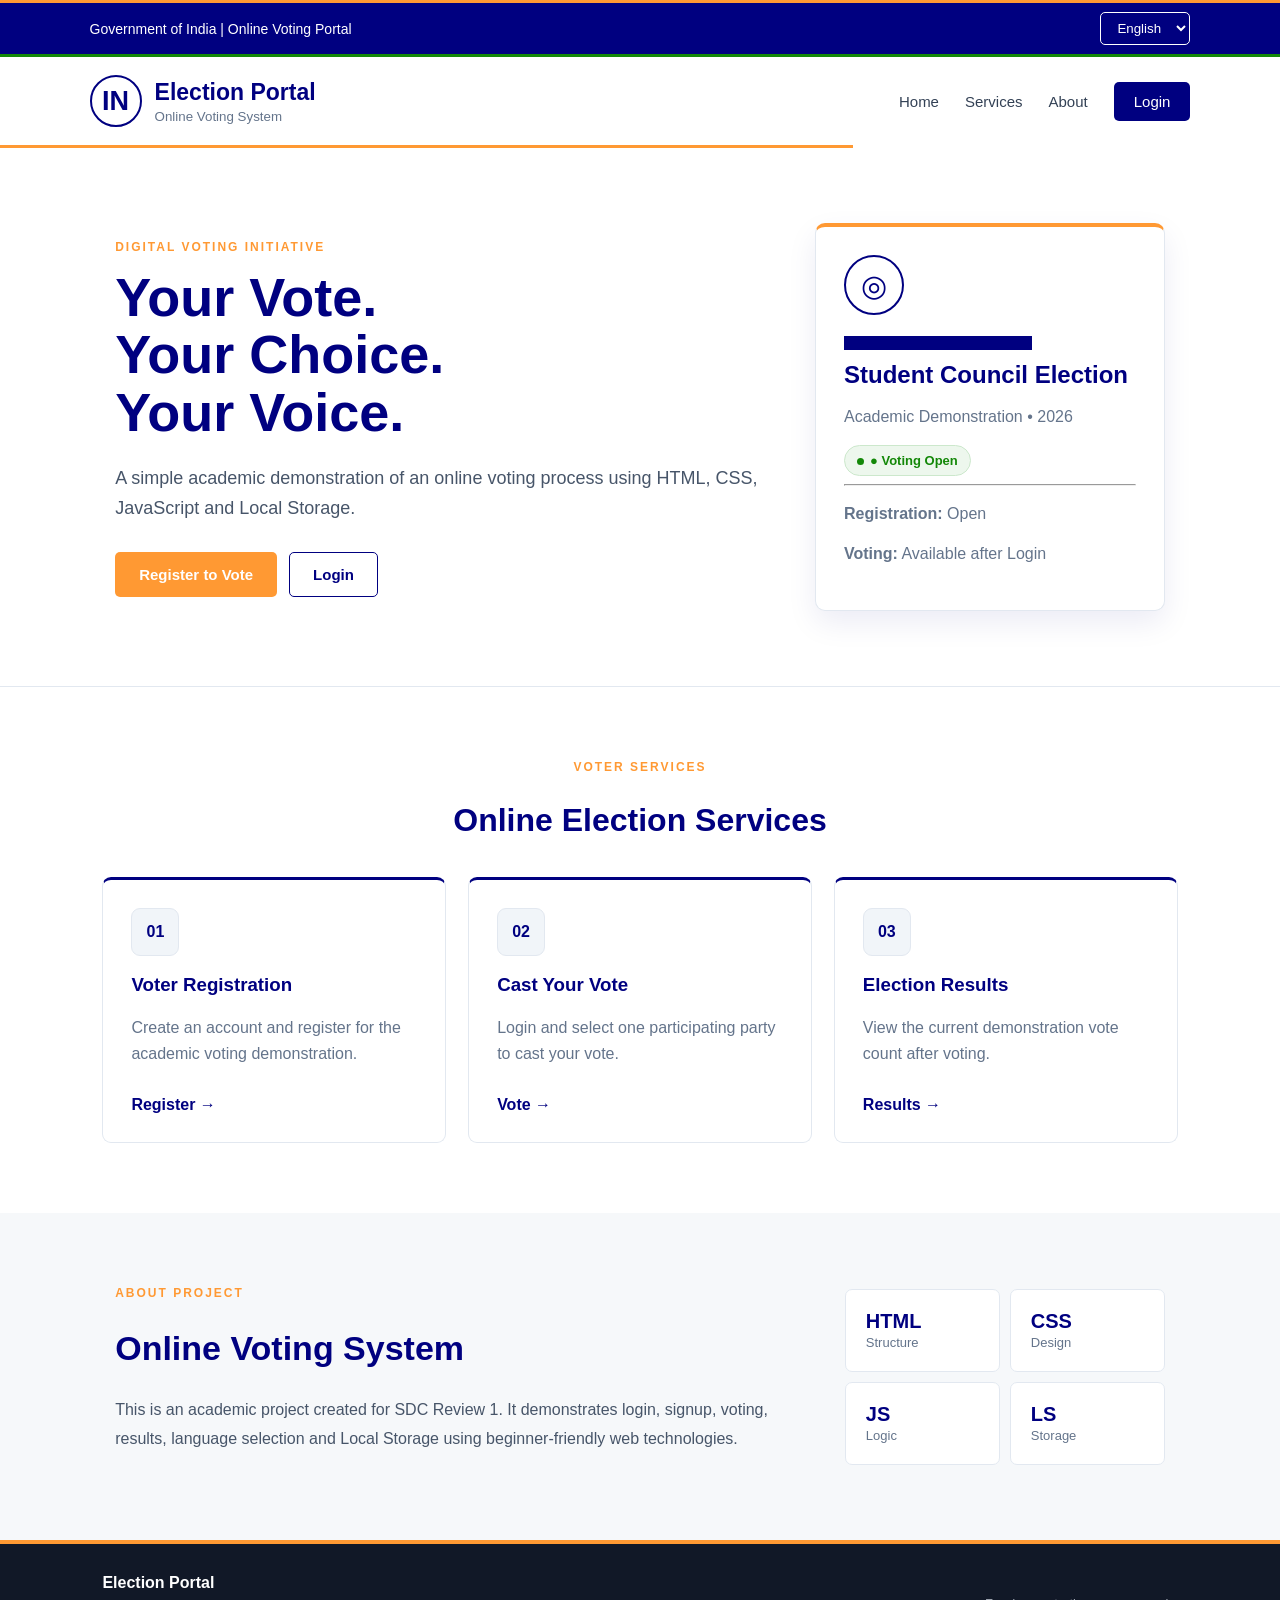
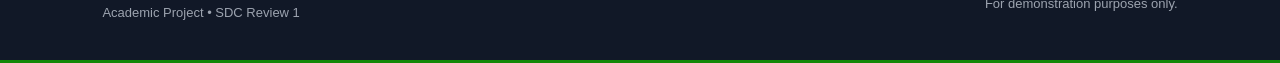
<file: index.html>
<!DOCTYPE html>
<html lang="en">
<head>
<meta charset="UTF-8">
<meta name="viewport" content="width=device-width, initial-scale=1.0">
<title>Election Portal - Online Voting System</title>
<link rel="stylesheet" href="style.css">
</head>
<body>
<div class="top-bar"><span data-i18n="gov">Government of India | Online Voting Portal</span><select id="languageSelect"><option value="en">English</option><option value="hi">हिंदी</option><option value="te">తెలుగు</option></select></div>
<header class="header"><a class="brand" href="index.html"><span class="brand-mark">IN</span><span><strong>Election Portal</strong><small>Online Voting System</small></span></a><nav><a href="index.html" data-i18n="home">Home</a><a href="#services" data-i18n="services">Services</a><a href="#about" data-i18n="about">About</a><a href="login.html" class="login-button" data-i18n="login">Login</a></nav></header>
<div class="tricolor-line"></div>
<section class="hero"><div class="hero-text"><span class="eyebrow" data-i18n="initiative">DIGITAL VOTING INITIATIVE</span><h1 data-i18n="heroTitle">Your Vote.<br>Your Choice.<br>Your Voice.</h1><p data-i18n="heroText">A simple academic demonstration of an online voting process using HTML, CSS, JavaScript and Local Storage.</p><div class="hero-buttons"><a href="signup.html" class="btn primary" data-i18n="register">Register to Vote</a><a href="login.html" class="btn secondary" data-i18n="login">Login</a></div></div><div class="hero-card"><div class="seal">◎</div><span class="eyebrow blue" data-i18n="electionInfo">ELECTION INFORMATION</span><h2 data-i18n="studentElection">Student Council Election</h2><p>Academic Demonstration • 2026</p><span class="status" data-i18n="votingOpen">● Voting Open</span><hr><p><b data-i18n="registration">Registration:</b> Open</p><p><b data-i18n="voting">Voting:</b> Available after Login</p></div></section>
<section id="services" class="section"><div class="section-head"><span class="eyebrow">VOTER SERVICES</span><h2 data-i18n="servicesTitle">Online Election Services</h2></div><div class="service-grid"><article class="service-card"><div class="icon">01</div><h3 data-i18n="registrationCard">Voter Registration</h3><p data-i18n="registrationText">Create an account and register for the academic voting demonstration.</p><a href="signup.html" data-i18n="registerArrow">Register →</a></article><article class="service-card"><div class="icon">02</div><h3 data-i18n="voteCard">Cast Your Vote</h3><p data-i18n="voteText">Login and select one participating party to cast your vote.</p><a href="login.html" data-i18n="voteArrow">Vote →</a></article><article class="service-card"><div class="icon">03</div><h3 data-i18n="resultCard">Election Results</h3><p data-i18n="resultText">View the current demonstration vote count after voting.</p><a href="login.html" data-i18n="resultsArrow">Results →</a></article></div></section>
<section id="about" class="about"><div><span class="eyebrow">ABOUT PROJECT</span><h2>Online Voting System</h2><p>This is an academic project created for SDC Review 1. It demonstrates login, signup, voting, results, language selection and Local Storage using beginner-friendly web technologies.</p></div><div class="about-box"><div><strong>HTML</strong><span>Structure</span></div><div><strong>CSS</strong><span>Design</span></div><div><strong>JS</strong><span>Logic</span></div><div><strong>LS</strong><span>Storage</span></div></div></section>
<footer><div><strong>Election Portal</strong><p>Academic Project • SDC Review 1</p></div><p>For demonstration purposes only.</p></footer>
<script src="script.js"></script>
</body>
</html>
</file>
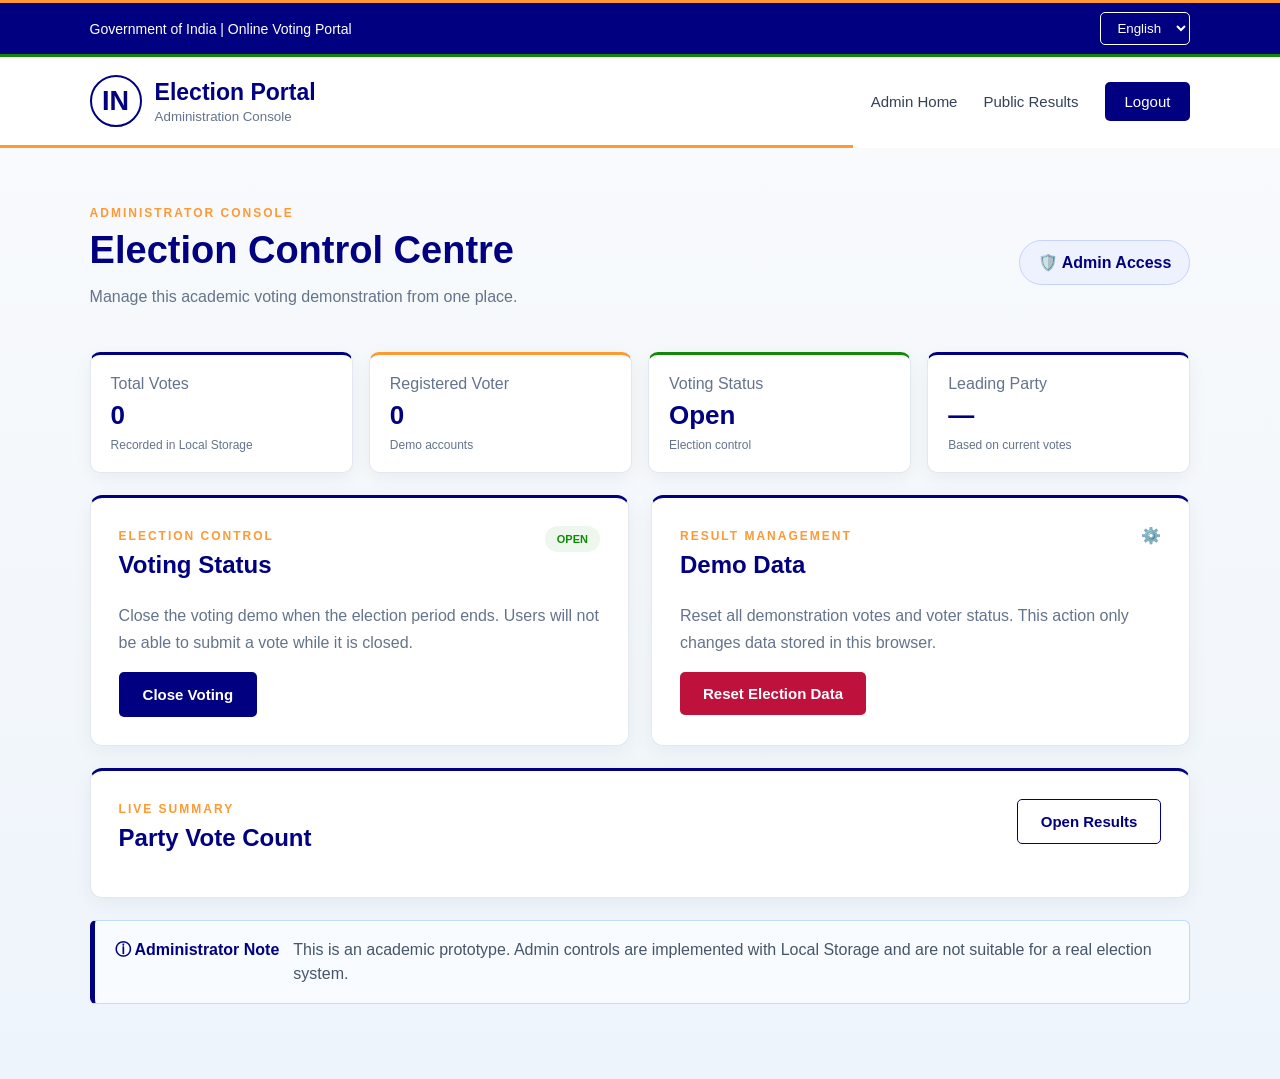
<file: admin.html>
<!DOCTYPE html>
<html lang="en">
<head>
<meta charset="UTF-8">
<meta name="viewport" content="width=device-width, initial-scale=1.0">
<title>Admin Dashboard - Election Portal</title>
<link rel="stylesheet" href="style.css">
</head>
<body>
<div class="top-bar"><span>Government of India | Online Voting Portal</span><select id="languageSelect"><option value="en">English</option><option value="hi">हिंदी</option><option value="te">తెలుగు</option></select></div>
<header class="header"><a class="brand" href="admin.html"><span class="brand-mark">IN</span><span><strong>Election Portal</strong><small>Administration Console</small></span></a><nav><a href="admin.html">Admin Home</a><a href="result.html">Public Results</a><a href="#" id="adminLogout" class="login-button">Logout</a></nav></header><div class="tricolor-line"></div>
<main class="admin-page">
<section class="admin-hero"><div><span class="eyebrow">ADMINISTRATOR CONSOLE</span><h1>Election Control Centre</h1><p>Manage this academic voting demonstration from one place.</p></div><span class="admin-badge">🛡️ Admin Access</span></section>
<section class="admin-stats"><div class="admin-stat"><span>Total Votes</span><strong id="adminTotalVotes">0</strong><small>Recorded in Local Storage</small></div><div class="admin-stat"><span>Registered Voter</span><strong id="adminVoterCount">0</strong><small>Demo accounts</small></div><div class="admin-stat"><span>Voting Status</span><strong id="adminVotingStatus">Open</strong><small>Election control</small></div><div class="admin-stat"><span>Leading Party</span><strong id="adminLeader">—</strong><small>Based on current votes</small></div></section>
<section class="admin-grid">
<article class="admin-card"><div class="admin-card-head"><div><span class="eyebrow">ELECTION CONTROL</span><h2>Voting Status</h2></div><span id="statusBadge" class="admin-status open">OPEN</span></div><p>Close the voting demo when the election period ends. Users will not be able to submit a vote while it is closed.</p><button id="toggleVoting" class="btn blue">Close Voting</button></article>
<article class="admin-card"><div class="admin-card-head"><div><span class="eyebrow">RESULT MANAGEMENT</span><h2>Demo Data</h2></div><span>⚙️</span></div><p>Reset all demonstration votes and voter status. This action only changes data stored in this browser.</p><button id="resetElection" class="btn danger">Reset Election Data</button></article>
</section>
<section class="admin-card admin-results"><div class="admin-card-head"><div><span class="eyebrow">LIVE SUMMARY</span><h2>Party Vote Count</h2></div><a class="btn secondary" href="result.html">Open Results</a></div><div id="adminPartyRows"></div></section>
<div class="notice admin-notice"><strong>ⓘ Administrator Note</strong><span>This is an academic prototype. Admin controls are implemented with Local Storage and are not suitable for a real election system.</span></div>
</main><script src="script.js"></script></body></html>
</file>
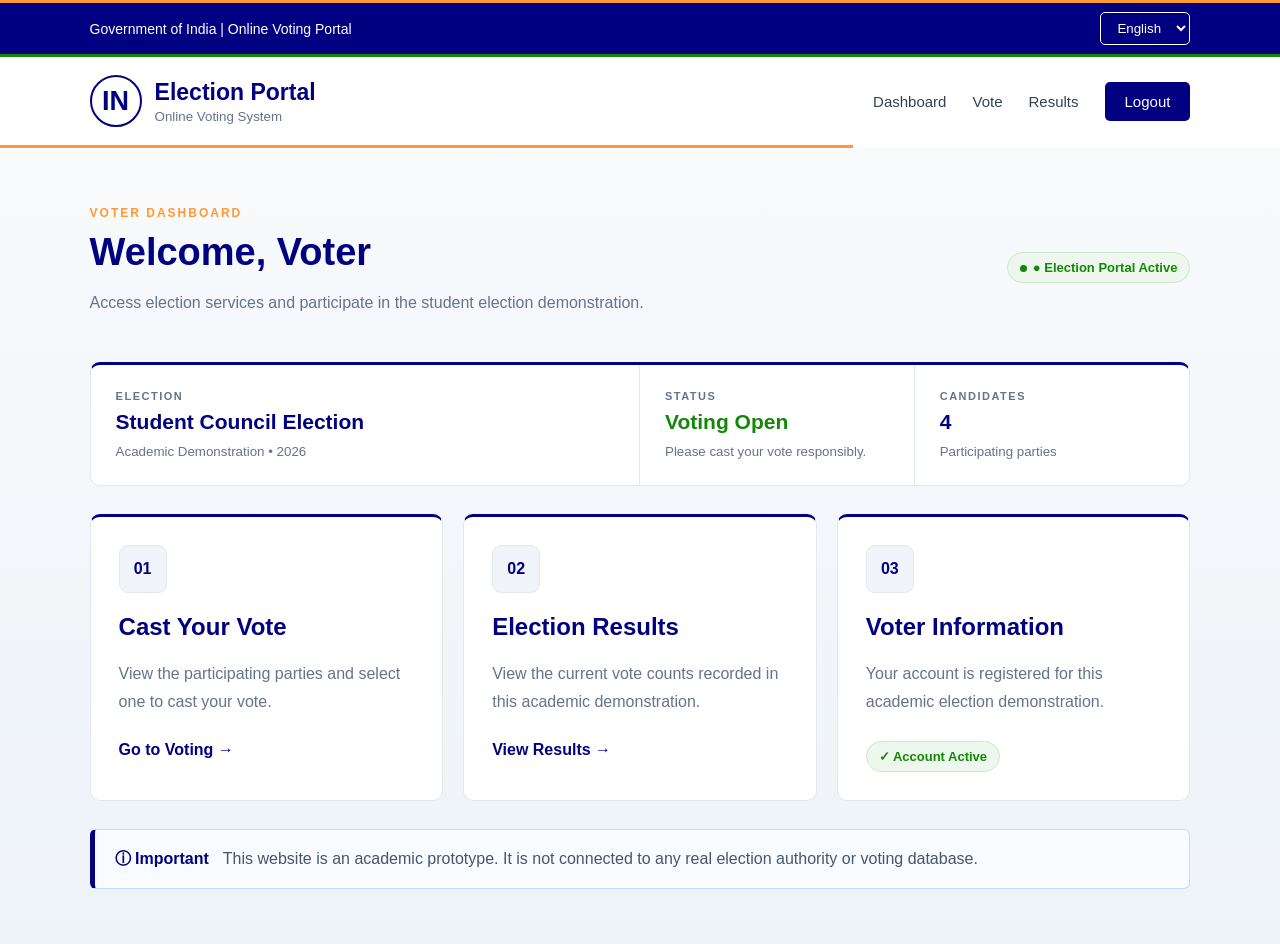
<file: dashboard.html>
<!DOCTYPE html>
<html lang="en"><head><meta charset="UTF-8"><meta name="viewport" content="width=device-width, initial-scale=1.0"><title>Dashboard - Election Portal</title><link rel="stylesheet" href="style.css"></head>
<body><div class="top-bar"><span>Government of India | Online Voting Portal</span><select id="languageSelect"><option value="en">English</option><option value="hi">हिंदी</option><option value="te">తెలుగు</option></select></div><header class="header"><a class="brand" href="dashboard.html"><span class="brand-mark">IN</span><span><strong>Election Portal</strong><small>Online Voting System</small></span></a><nav><a href="dashboard.html">Dashboard</a><a href="vote.html">Vote</a><a href="result.html">Results</a><a href="#" id="logoutButton" class="login-button">Logout</a></nav></header><div class="tricolor-line"></div><main class="dashboard"><section class="dash-welcome"><div><span class="eyebrow">VOTER DASHBOARD</span><h1 id="welcomeName">Welcome, Voter</h1><p>Access election services and participate in the student election demonstration.</p></div><span class="active-badge">● Election Portal Active</span></section><section class="info-strip"><div><span>ELECTION</span><strong>Student Council Election</strong><small>Academic Demonstration • 2026</small></div><div><span>STATUS</span><strong class="green">Voting Open</strong><small>Please cast your vote responsibly.</small></div><div><span>CANDIDATES</span><strong>4</strong><small>Participating parties</small></div></section><section class="dash-grid"><article class="dash-card"><div class="dash-icon">01</div><h2>Cast Your Vote</h2><p>View the participating parties and select one to cast your vote.</p><a href="vote.html">Go to Voting →</a></article><article class="dash-card"><div class="dash-icon">02</div><h2>Election Results</h2><p>View the current vote counts recorded in this academic demonstration.</p><a href="result.html">View Results →</a></article><article class="dash-card"><div class="dash-icon">03</div><h2>Voter Information</h2><p>Your account is registered for this academic election demonstration.</p><span class="verified">✓ Account Active</span></article></section><div class="notice"><strong>ⓘ Important</strong><span>This website is an academic prototype. It is not connected to any real election authority or voting database.</span></div></main><script src="script.js"></script></body></html>
</file>
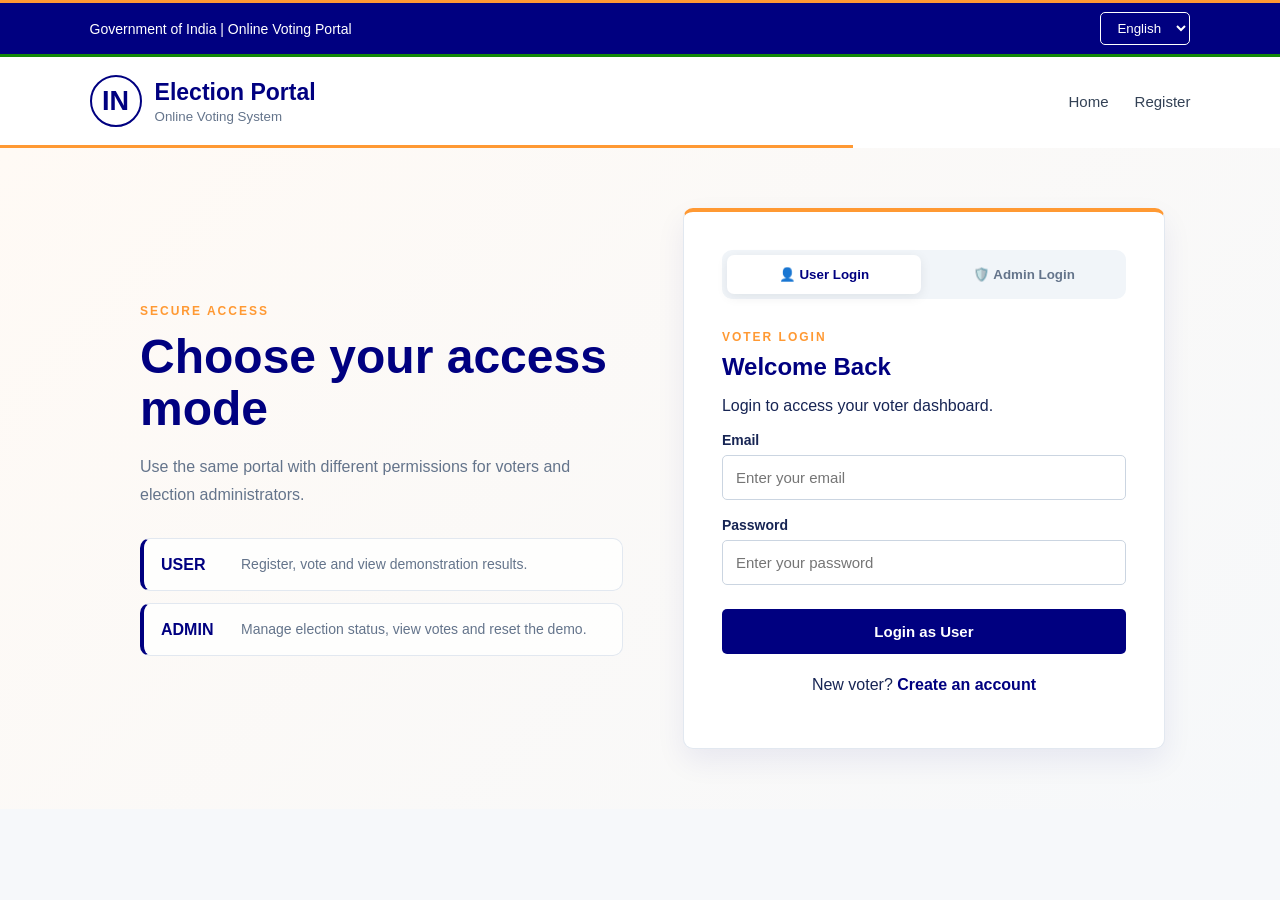
<file: login.html>
<!DOCTYPE html>
<html lang="en">
<head>
<meta charset="UTF-8">
<meta name="viewport" content="width=device-width, initial-scale=1.0">
<title>Login - Election Portal</title>
<link rel="stylesheet" href="style.css">
</head>
<body>
<div class="top-bar"><span>Government of India | Online Voting Portal</span><select id="languageSelect"><option value="en">English</option><option value="hi">हिंदी</option><option value="te">తెలుగు</option></select></div>
<header class="header"><a class="brand" href="index.html"><span class="brand-mark">IN</span><span><strong>Election Portal</strong><small>Online Voting System</small></span></a><nav><a href="index.html">Home</a><a href="signup.html">Register</a></nav></header><div class="tricolor-line"></div>
<main class="auth-page">
<div class="access-shell">
<div class="access-intro"><span class="eyebrow">SECURE ACCESS</span><h1>Choose your access mode</h1><p>Use the same portal with different permissions for voters and election administrators.</p><div class="access-points"><div><b>USER</b><span>Register, vote and view demonstration results.</span></div><div><b>ADMIN</b><span>Manage election status, view votes and reset the demo.</span></div></div></div>
<div class="auth-card access-card">
<div class="mode-switch"><button type="button" class="mode-btn active" data-mode="user">👤 User Login</button><button type="button" class="mode-btn" data-mode="admin">🛡️ Admin Login</button></div>
<section id="userLoginPanel"><span class="eyebrow">VOTER LOGIN</span><h2>Welcome Back</h2><p>Login to access your voter dashboard.</p><form id="loginForm"><label>Email</label><input id="loginEmail" type="email" required placeholder="Enter your email"><label>Password</label><input id="loginPassword" type="password" required placeholder="Enter your password"><button class="btn blue full" type="submit">Login as User</button></form><p class="auth-bottom">New voter? <a href="signup.html">Create an account</a></p></section>
<section id="adminLoginPanel" class="hidden"><span class="eyebrow">ADMIN LOGIN</span><h2>Election Administration</h2><p>Authorized demo administrator access.</p><form id="adminLoginForm"><label>Admin Email</label><input id="adminEmail" type="email" required placeholder="Enter admin email"><label>Admin Password</label><input id="adminPassword" type="password" required placeholder="Enter admin password"><button class="btn blue full" type="submit">Login as Admin</button></form><div class="demo-credentials"><b>Demo credentials</b><span>Email: admin@election.gov.in</span><span>Password: admin123</span></div></section>
</div></div>
</main><script src="script.js"></script></body></html>
</file>
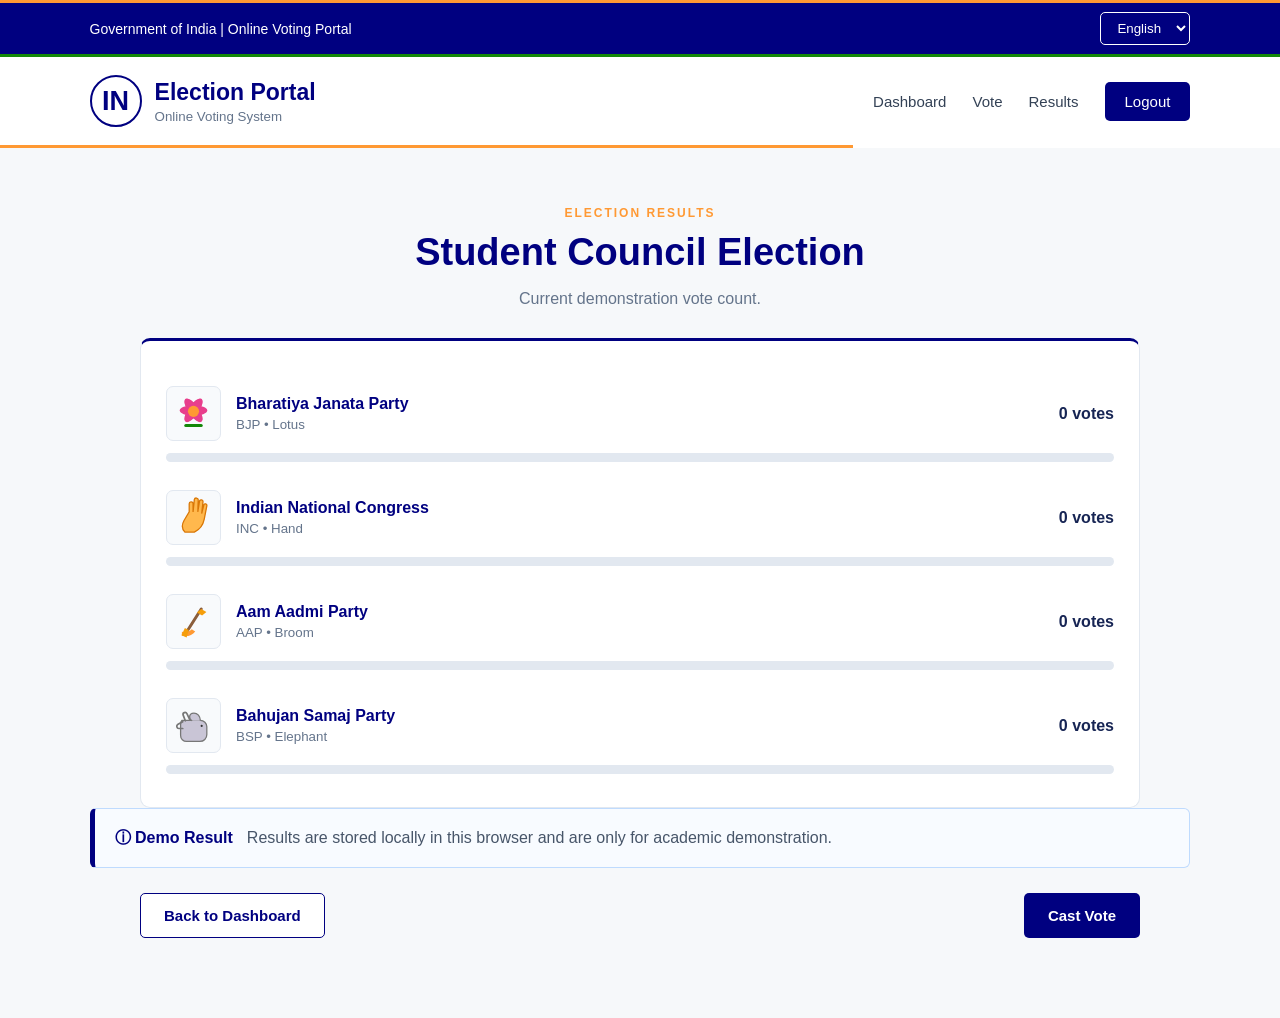
<file: result.html>
<!DOCTYPE html>
<html lang="en"><head><meta charset="UTF-8"><meta name="viewport" content="width=device-width, initial-scale=1.0"><title>Results - Election Portal</title><link rel="stylesheet" href="style.css"></head>
<body><div class="top-bar"><span>Government of India | Online Voting Portal</span><select id="languageSelect"><option value="en">English</option><option value="hi">हिंदी</option><option value="te">తెలుగు</option></select></div><header class="header"><a class="brand" href="dashboard.html"><span class="brand-mark">IN</span><span><strong>Election Portal</strong><small>Online Voting System</small></span></a><nav><a href="dashboard.html">Dashboard</a><a href="vote.html">Vote</a><a href="result.html">Results</a><a href="#" id="logoutButton" class="login-button">Logout</a></nav></header><div class="tricolor-line"></div><main class="results-page"><div class="page-title"><span class="eyebrow">ELECTION RESULTS</span><h1>Student Council Election</h1><p>Current demonstration vote count.</p></div><div class="results-card"><div class="result-row"><div class="result-name"><img src="https://commons.wikimedia.org/wiki/Special:Redirect/file/Lotus_flower_symbol.svg" onerror="this.src='images/bjp-symbol.svg'"><span><b>Bharatiya Janata Party</b><small>BJP • Lotus</small></span></div><strong id="bjpVotes">0 votes</strong></div><div class="bar"><span id="bjpBar"></span></div><div class="result-row"><div class="result-name"><img src="https://commons.wikimedia.org/wiki/Special:Redirect/file/Hand_INC.svg" onerror="this.src='images/inc-symbol.svg'"><span><b>Indian National Congress</b><small>INC • Hand</small></span></div><strong id="incVotes">0 votes</strong></div><div class="bar"><span id="incBar"></span></div><div class="result-row"><div class="result-name"><img src="https://commons.wikimedia.org/wiki/Special:Redirect/file/AAP_symbol.svg" onerror="this.src='images/aap-symbol.svg'"><span><b>Aam Aadmi Party</b><small>AAP • Broom</small></span></div><strong id="aapVotes">0 votes</strong></div><div class="bar"><span id="aapBar"></span></div><div class="result-row"><div class="result-name"><img src="https://commons.wikimedia.org/wiki/Special:Redirect/file/Elephant_Bahujan_Samaj_Party.svg" onerror="this.src='images/bsp-symbol.svg'"><span><b>Bahujan Samaj Party</b><small>BSP • Elephant</small></span></div><strong id="bspVotes">0 votes</strong></div><div class="bar"><span id="bspBar"></span></div></div><div class="notice"><strong>ⓘ Demo Result</strong><span>Results are stored locally in this browser and are only for academic demonstration.</span></div><div class="result-actions"><a class="btn secondary" href="dashboard.html">Back to Dashboard</a><a class="btn blue" href="vote.html">Cast Vote</a></div></main><script src="script.js"></script></body></html>
</file>
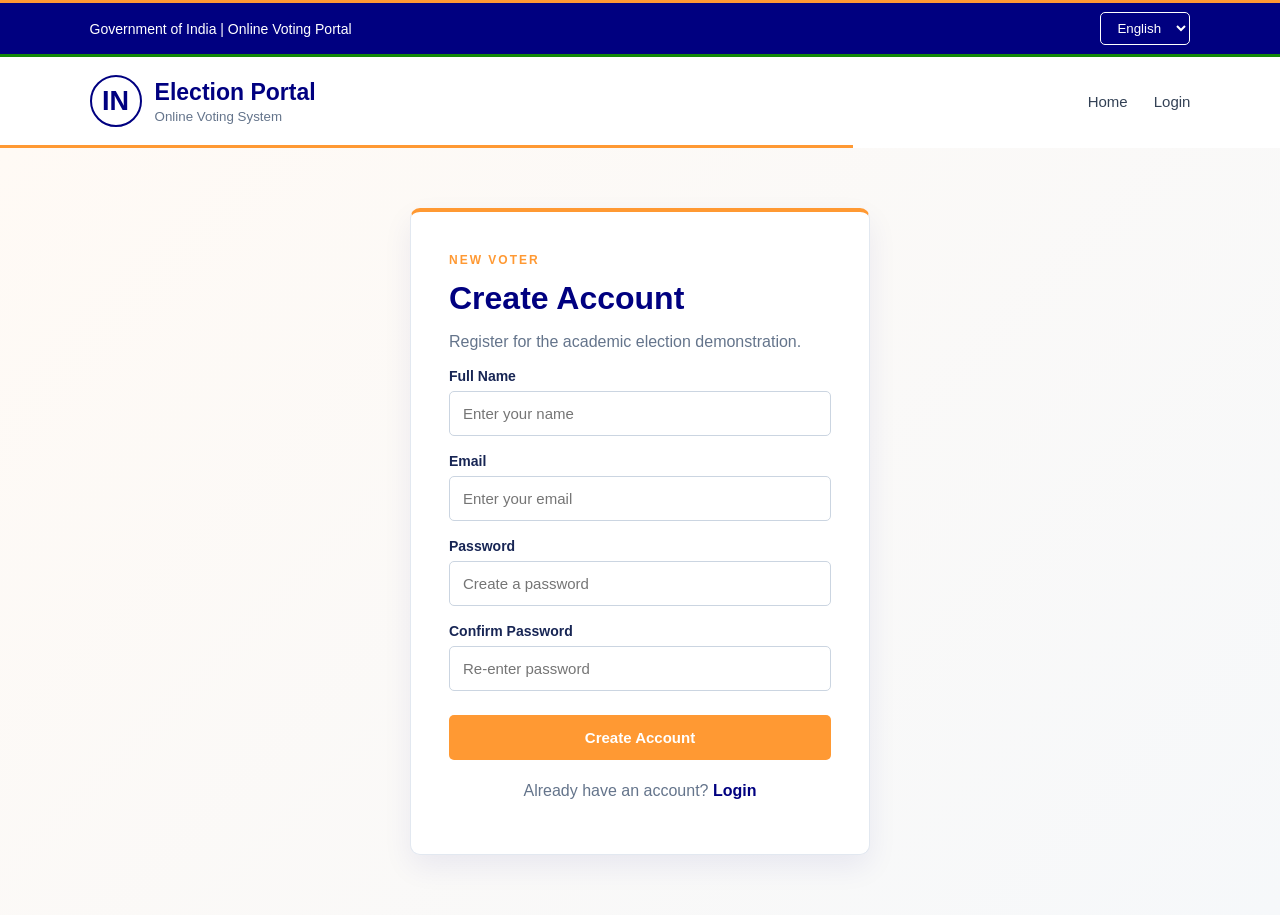
<file: signup.html>
<!DOCTYPE html>
<html lang="en"><head><meta charset="UTF-8"><meta name="viewport" content="width=device-width, initial-scale=1.0"><title>Sign Up - Election Portal</title><link rel="stylesheet" href="style.css"></head>
<body><div class="top-bar"><span>Government of India | Online Voting Portal</span><select id="languageSelect"><option value="en">English</option><option value="hi">हिंदी</option><option value="te">తెలుగు</option></select></div><header class="header"><a class="brand" href="index.html"><span class="brand-mark">IN</span><span><strong>Election Portal</strong><small>Online Voting System</small></span></a><nav><a href="index.html">Home</a><a href="login.html">Login</a></nav></header><div class="tricolor-line"></div><main class="auth-page"><div class="auth-card"><span class="eyebrow">NEW VOTER</span><h1>Create Account</h1><p>Register for the academic election demonstration.</p><form id="signupForm"><label>Full Name</label><input id="name" type="text" required placeholder="Enter your name"><label>Email</label><input id="email" type="email" required placeholder="Enter your email"><label>Password</label><input id="password" type="password" required placeholder="Create a password"><label>Confirm Password</label><input id="confirmPassword" type="password" required placeholder="Re-enter password"><button class="btn primary full" type="submit">Create Account</button></form><p class="auth-bottom">Already have an account? <a href="login.html">Login</a></p></div></main><script src="script.js"></script></body></html>
</file>
<file: style.css>
:root{--saffron:#ff9933;--green:#138808;--blue:#000080;--ink:#172554;--muted:#64748b;--bg:#f6f8fa;--line:#e2e8f0;--white:#fff}*{box-sizing:border-box}html{scroll-behavior:smooth}body{margin:0;font-family:Arial,Helvetica,sans-serif;background:var(--bg);color:var(--ink)}a{text-decoration:none;color:inherit}.top-bar{background:var(--blue);color:#fff;display:flex;justify-content:space-between;align-items:center;padding:9px 7%;font-size:14px;border-top:3px solid var(--saffron);border-bottom:3px solid var(--green)}.top-bar select{background:var(--blue);color:#fff;border:1px solid #fff;border-radius:5px;padding:7px 12px}.header{background:#fff;min-height:88px;padding:17px 7%;display:flex;align-items:center;justify-content:space-between}.brand{display:flex;align-items:center;gap:13px}.brand-mark{font-weight:700;font-size:27px;border:2px solid var(--blue);border-radius:50%;width:52px;height:52px;display:grid;place-items:center;color:var(--blue)}.brand strong{display:block;font-size:23px;color:var(--blue)}.brand small{display:block;color:var(--muted);margin-top:3px}.header nav{display:flex;align-items:center;gap:26px}.header nav a{color:#334155;font-size:15px}.header nav a:hover{color:var(--blue)}.login-button{background:var(--blue);color:#fff!important;padding:11px 20px;border-radius:5px}.tricolor-line{height:3px;background:linear-gradient(to right,var(--saffron) 0 33.33%,#fff 33.33% 66.66%,var(--green) 66.66% 100%)}.hero{padding:75px 9%;display:flex;align-items:center;justify-content:space-between;gap:50px;background:#fff;border-bottom:1px solid var(--line)}.hero-text{max-width:650px}.eyebrow{display:inline-block;color:var(--saffron);font-weight:700;font-size:12px;letter-spacing:2px}.eyebrow.blue{color:var(--blue)}.hero h1{font-size:54px;line-height:1.06;margin:14px 0 22px;color:var(--blue)}.hero-text>p{color:#475569;font-size:18px;line-height:1.7}.hero-buttons{display:flex;gap:12px;margin-top:28px}.btn{display:inline-block;padding:13px 23px;border-radius:5px;font-weight:700;border:1px solid transparent;cursor:pointer;font-size:15px}.primary{background:var(--saffron);color:#fff}.secondary{background:#fff;color:var(--blue);border-color:var(--blue)}.blue{background:var(--blue);color:#fff}.hero-card{width:350px;background:#fff;border:1px solid var(--line);border-top:4px solid var(--saffron);border-radius:10px;padding:28px;box-shadow:0 12px 30px rgba(0,0,128,.08)}.seal{width:60px;height:60px;border:2px solid var(--blue);border-radius:50%;display:grid;place-items:center;color:var(--blue);font-size:30px;margin-bottom:18px}.hero-card h2{color:var(--blue);margin:10px 0}.hero-card p{color:var(--muted);line-height:1.5}.status,.active-badge{display:inline-block;background:#edf7ed;color:var(--green);border:1px solid #cce8cc;border-radius:20px;padding:7px 12px;font-weight:700;font-size:13px}.section{background:#fff;padding:70px 8%}.section-head{text-align:center;margin-bottom:38px}.section-head h2{color:var(--blue);font-size:32px}.service-grid{max-width:1100px;margin:auto;display:grid;grid-template-columns:repeat(3,1fr);gap:22px}.service-card{background:#fff;border:1px solid var(--line);border-top:3px solid var(--blue);border-radius:9px;padding:28px;transition:.2s}.service-card:hover{transform:translateY(-4px);border-top-color:var(--saffron);box-shadow:0 10px 25px rgba(0,0,128,.08)}.icon,.dash-icon{width:48px;height:48px;border-radius:9px;background:#f1f5f9;border:1px solid var(--line);display:grid;place-items:center;color:var(--blue);font-weight:700}.service-card h3{color:var(--blue)}.service-card p{color:var(--muted);line-height:1.6;min-height:65px}.service-card a{color:var(--blue);font-weight:700}.about{padding:70px 9%;display:flex;justify-content:space-between;gap:50px;align-items:center}.about h2{font-size:34px;color:var(--blue)}.about p{color:#475569;line-height:1.8;max-width:700px}.about-box{display:grid;grid-template-columns:1fr 1fr;gap:10px;min-width:320px}.about-box div{background:#fff;border:1px solid var(--line);padding:20px;border-radius:7px}.about-box strong{display:block;color:var(--blue);font-size:20px}.about-box span{color:var(--muted);font-size:13px}.auth-page{min-height:650px;padding:60px 20px;display:grid;place-items:center;background:linear-gradient(135deg,#fffaf5,#f6f8fa)}.auth-card{width:100%;max-width:460px;background:#fff;border:1px solid var(--line);border-top:4px solid var(--saffron);border-radius:10px;padding:38px;box-shadow:0 12px 30px rgba(0,0,128,.07)}.auth-card h1{color:var(--blue);margin:12px 0 8px}.auth-card>p{color:var(--muted)}.auth-card label{display:block;margin:17px 0 7px;font-weight:700;font-size:14px}.auth-card input{width:100%;padding:13px;border:1px solid #cbd5e1;border-radius:5px;font-size:15px;outline:none}.auth-card input:focus{border-color:var(--blue);box-shadow:0 0 0 3px rgba(0,0,128,.07)}.full{width:100%;margin-top:24px}.auth-bottom{text-align:center;margin-top:22px}.auth-bottom a{color:var(--blue);font-weight:700}.dashboard{padding:55px 7%;min-height:700px;background:linear-gradient(180deg,#f8fafc,#eef3f8)}.dash-welcome{max-width:1200px;margin:0 auto 30px;display:flex;justify-content:space-between;align-items:center;gap:30px}.dash-welcome h1{font-size:38px;margin:10px 0;color:var(--blue)}.dash-welcome p{color:var(--muted);line-height:1.6}.info-strip{max-width:1200px;margin:0 auto 28px;background:#fff;border:1px solid var(--line);border-top:3px solid var(--blue);border-radius:10px;display:grid;grid-template-columns:2fr 1fr 1fr;overflow:hidden}.info-strip div{padding:25px;border-right:1px solid var(--line)}.info-strip div:last-child{border:0}.info-strip span{display:block;font-size:11px;letter-spacing:1.5px;color:var(--muted);font-weight:700}.info-strip strong{display:block;font-size:21px;margin:8px 0;color:var(--blue)}.info-strip small{color:var(--muted)}.green{color:var(--green)!important}.dash-grid{max-width:1200px;margin:0 auto 28px;display:grid;grid-template-columns:repeat(3,1fr);gap:20px}.dash-card{background:#fff;border:1px solid var(--line);border-top:3px solid var(--blue);border-radius:10px;padding:28px;min-height:245px;transition:.2s}.dash-card:hover{transform:translateY(-4px);border-top-color:var(--saffron);box-shadow:0 12px 25px rgba(0,0,128,.07)}.dash-card h2{color:var(--blue)}.dash-card p{color:var(--muted);line-height:1.7;min-height:65px}.dash-card a{color:var(--blue);font-weight:700}.verified{display:inline-block;background:#edf7ed;color:var(--green);border:1px solid #cce8cc;padding:7px 12px;border-radius:20px;font-size:13px;font-weight:700}.notice{max-width:1200px;margin:auto;background:#f8fbff;border:1px solid #bfdbfe;border-left:5px solid var(--blue);border-radius:6px;padding:17px 20px;display:flex;gap:14px;color:#475569;line-height:1.5}.notice strong{color:var(--blue);white-space:nowrap}.vote-page,.results-page{padding:55px 7%;min-height:700px;background:#f6f8fa}.page-title{text-align:center;margin-bottom:30px}.page-title h1{color:var(--blue);font-size:38px;margin:10px 0}.page-title p{color:var(--muted)}.vote-notice{max-width:1000px;margin:0 auto 25px;background:#f8fbff;border-left:5px solid var(--blue);padding:16px 20px;color:#475569;display:flex;gap:12px}.party-grid{max-width:1100px;margin:auto;display:grid;grid-template-columns:1fr 1fr;gap:22px}.party-card{background:#fff;border:1px solid var(--line);border-top:3px solid #cbd5e1;border-radius:10px;padding:28px;cursor:pointer;transition:.2s}.party-card:hover{transform:translateY(-3px);border-top-color:var(--saffron);box-shadow:0 10px 25px rgba(0,0,128,.07)}.party-card input{position:absolute;opacity:0}.party-card:has(input:checked){border-color:var(--blue);border-top-color:var(--saffron);background:#f8fbff;box-shadow:0 0 0 2px rgba(0,0,128,.07)}.party-content{display:flex;align-items:center;gap:20px}.symbol-box{width:106px;height:106px;flex-shrink:0;background:#f8fafc;border:1px solid var(--line);border-radius:9px;display:grid;place-items:center}.symbol-box img{width:72px;height:72px;object-fit:contain}.party-type{font-size:10px;color:var(--muted);letter-spacing:1.3px;font-weight:700}.party-content h2{color:var(--blue);font-size:20px;margin:8px 0 3px}.party-content b{color:#0759c9}.party-content p{color:var(--muted);font-size:13px}.select-line{border-top:1px solid var(--line);margin-top:20px;padding-top:14px;text-align:right;color:var(--muted);font-weight:700}.party-card:has(input:checked) .select-line{color:var(--green)}.vote-submit{text-align:center;margin:30px auto;max-width:1000px}.vote-submit p{color:var(--muted);font-size:13px}.results-card{max-width:1000px;margin:auto;background:#fff;border:1px solid var(--line);border-top:3px solid var(--blue);border-radius:10px;padding:25px}.result-row{display:flex;align-items:center;justify-content:space-between;gap:20px;padding:20px 0 12px}.result-name{display:flex;align-items:center;gap:15px}.result-name img{width:55px;height:55px;object-fit:contain;background:#f8fafc;border:1px solid var(--line);border-radius:7px;padding:5px}.result-name b{display:block;color:var(--blue)}.result-name small{display:block;color:var(--muted);margin-top:4px}.bar{height:9px;background:#e2e8f0;border-radius:10px;overflow:hidden;margin-bottom:8px}.bar span{display:block;height:100%;width:0;background:linear-gradient(to right,var(--saffron),var(--blue),var(--green));border-radius:10px;transition:.5s}.result-actions{max-width:1000px;margin:25px auto;display:flex;justify-content:space-between;gap:15px}footer{background:#111827;color:#fff;padding:30px 8%;display:flex;justify-content:space-between;align-items:center;border-top:4px solid var(--saffron);position:relative}footer:after{content:"";position:absolute;bottom:0;left:0;width:100%;height:3px;background:var(--green)}footer p{color:#9ca3af;font-size:13px}@media(max-width:850px){.hero{padding:55px 6%;flex-direction:column;text-align:center}.hero-card{width:100%;max-width:380px}.service-grid,.dash-grid{grid-template-columns:1fr 1fr}.party-grid{grid-template-columns:1fr}.info-strip{grid-template-columns:1fr}.info-strip div{border-right:0;border-bottom:1px solid var(--line)}.info-strip div:last-child{border-bottom:0}.dash-welcome{flex-direction:column;align-items:flex-start}}@media(max-width:650px){.top-bar,.header,footer{flex-direction:column;gap:12px;text-align:center}.header nav{flex-wrap:wrap;justify-content:center;gap:14px}.hero h1{font-size:40px}.hero-buttons{justify-content:center;flex-direction:column}.service-grid,.dash-grid{grid-template-columns:1fr}.about{flex-direction:column;text-align:center;padding:55px 7%}.about-box{min-width:100%}.party-content{align-items:flex-start}.symbol-box{width:80px;height:80px}.symbol-box img{width:58px;height:58px}.result-row{align-items:flex-start}.result-actions{flex-direction:column}.result-actions .btn{text-align:center}}

/* =========================================================
   PARTY INFORMATION MODAL
   ========================================================= */

.party-modal {
    position: fixed;
    inset: 0;
    z-index: 1000;
    display: none;
    align-items: center;
    justify-content: center;
    padding: 20px;
    background: rgba(15, 23, 42, 0.62);
}

.party-modal.show {
    display: flex;
}

.party-modal-box {
    position: relative;
    width: 100%;
    max-width: 760px;
    max-height: 90vh;
    overflow-y: auto;
    background: #fff;
    border-radius: 14px;
    border-top: 5px solid var(--saffron);
    padding: 30px;
    box-shadow: 0 25px 70px rgba(0,0,0,.25);
}

.modal-close {
    position: absolute;
    top: 14px;
    right: 18px;
    border: 0;
    background: transparent;
    color: #64748b;
    font-size: 32px;
    cursor: pointer;
    line-height: 1;
}

.modal-header {
    display: flex;
    align-items: center;
    gap: 20px;
    padding-right: 30px;
    padding-bottom: 22px;
    border-bottom: 1px solid var(--line);
}

.modal-symbol {
    width: 92px;
    height: 92px;
    flex-shrink: 0;
    border: 1px solid var(--line);
    border-radius: 10px;
    background: #f8fafc;
    display: grid;
    place-items: center;
}

.modal-symbol img {
    width: 65px;
    height: 65px;
    object-fit: contain;
}

.modal-header h2 {
    color: var(--blue);
    margin: 7px 0 4px;
    font-size: 25px;
}

.modal-section {
    padding-top: 24px;
}

.modal-section h3 {
    color: var(--blue);
    font-size: 18px;
    margin: 0 0 15px;
}

.leader-grid {
    display: grid;
    grid-template-columns: repeat(2, 1fr);
    gap: 12px;
}

.leader-card {
    border: 1px solid var(--line);
    border-left: 3px solid var(--blue);
    border-radius: 7px;
    padding: 14px;
    background: #fbfdff;
}

.leader-card strong {
    display: block;
    color: #172554;
    margin-bottom: 5px;
}

.leader-card span {
    color: var(--muted);
    font-size: 13px;
}

.wins-list {
    display: grid;
    grid-template-columns: repeat(3, 1fr);
    gap: 12px;
}

.win-card {
    background: #f8fafc;
    border: 1px solid var(--line);
    border-radius: 8px;
    padding: 15px;
}

.win-card strong {
    display: block;
    color: var(--saffron);
    font-size: 18px;
    margin-bottom: 5px;
}

.win-card span {
    color: #475569;
    font-size: 13px;
    line-height: 1.5;
}

.modal-note {
    color: #64748b;
    font-size: 12px;
    line-height: 1.5;
    margin-top: 12px;
}

.modal-actions {
    display: flex;
    justify-content: flex-end;
    gap: 10px;
    margin-top: 25px;
    padding-top: 20px;
    border-top: 1px solid var(--line);
}

body.modal-open {
    overflow: hidden;
}

@media (max-width: 650px) {
    .party-modal-box {
        padding: 24px 18px;
    }

    .leader-grid,
    .wins-list {
        grid-template-columns: 1fr;
    }

    .modal-header {
        align-items: flex-start;
    }

    .modal-header h2 {
        font-size: 20px;
    }

    .modal-actions {
        flex-direction: column;
    }

    .modal-actions .btn {
        width: 100%;
        text-align: center;
    }
}

/* =========================================================
   SMOOTH UI + ANIMATION UPGRADE
   ========================================================= */

html {
    scroll-behavior: smooth;
}

body {
    overflow-x: hidden;
    animation: pageIn .55s ease both;
}

@keyframes pageIn {
    from { opacity: 0; transform: translateY(8px); }
    to { opacity: 1; transform: translateY(0); }
}

/* Subtle animated tricolour accent */
.tricolor-line {
    background-size: 200% 100%;
    animation: tricolorFlow 8s linear infinite;
}

@keyframes tricolorFlow {
    0% { background-position: 0% 50%; }
    100% { background-position: 200% 50%; }
}

/* Header stays polished while scrolling */
.header {
    position: sticky;
    top: 0;
    z-index: 100;
    backdrop-filter: blur(12px);
    background: rgba(255,255,255,.94);
}

.brand-mark {
    transition: transform .35s ease, box-shadow .35s ease;
}

.brand:hover .brand-mark {
    transform: rotate(-6deg) scale(1.06);
    box-shadow: 0 8px 20px rgba(0,0,128,.12);
}

.header nav a:not(.login-button) {
    position: relative;
}

.header nav a:not(.login-button)::after {
    content: "";
    position: absolute;
    left: 0;
    bottom: -7px;
    width: 0;
    height: 2px;
    background: var(--saffron);
    transition: width .25s ease;
}

.header nav a:not(.login-button):hover::after {
    width: 100%;
}

/* Buttons */
.btn,
.login-button {
    transition: transform .22s ease, box-shadow .22s ease, background-color .22s ease;
}

.btn:hover,
.login-button:hover {
    transform: translateY(-2px);
    box-shadow: 0 8px 18px rgba(0,0,128,.12);
}

.btn:active,
.login-button:active {
    transform: translateY(0) scale(.98);
}

/* Hero entrance */
.hero-text > * {
    animation: heroItem .65s ease both;
}

.hero-text .eyebrow { animation-delay: .08s; }
.hero-text h1 { animation-delay: .16s; }
.hero-text > p { animation-delay: .24s; }
.hero-buttons { animation-delay: .32s; }

.hero-card {
    animation: heroCardIn .75s cubic-bezier(.2,.8,.2,1) .12s both;
}

@keyframes heroItem {
    from { opacity: 0; transform: translateY(18px); }
    to { opacity: 1; transform: translateY(0); }
}

@keyframes heroCardIn {
    from { opacity: 0; transform: translateX(25px) scale(.97); }
    to { opacity: 1; transform: translateX(0) scale(1); }
}

/* Scroll reveal */
.reveal-on-scroll {
    opacity: 0;
    transform: translateY(24px);
    transition: opacity .7s ease, transform .7s cubic-bezier(.2,.8,.2,1);
}

.reveal-on-scroll.visible {
    opacity: 1;
    transform: translateY(0);
}

/* Cards feel more alive */
.service-card,
.dash-card,
.party-card,
.results-card,
.info-strip,
.auth-card,
.about-box div {
    transition: transform .28s ease, box-shadow .28s ease, border-color .28s ease;
}

.service-card:hover,
.dash-card:hover,
.party-card:hover {
    transform: translateY(-7px);
}

/* Icons gently float */
.icon,
.dash-icon,
.seal,
.symbol-box {
    transition: transform .3s ease, box-shadow .3s ease;
}

.service-card:hover .icon,
.dash-card:hover .dash-icon,
.hero-card:hover .seal,
.party-card:hover .symbol-box {
    transform: translateY(-3px) scale(1.04);
    box-shadow: 0 8px 18px rgba(0,0,128,.08);
}

/* Status pulse — deliberately subtle */
.status::before,
.active-badge::before {
    content: "";
    display: inline-block;
    width: 7px;
    height: 7px;
    margin-right: 6px;
    border-radius: 50%;
    background: var(--green);
    vertical-align: middle;
    animation: statusPulse 1.8s ease-in-out infinite;
}

@keyframes statusPulse {
    0%, 100% { opacity: 1; box-shadow: 0 0 0 0 rgba(19,136,8,.25); }
    50% { opacity: .65; box-shadow: 0 0 0 6px rgba(19,136,8,0); }
}

/* Candidate logo animation */
.symbol-box img,
.result-name img,
.modal-symbol img {
    transition: transform .35s ease;
}

.party-card:hover .symbol-box img {
    transform: scale(1.08) rotate(-2deg);
}

/* Modal smooth entrance */
.party-modal {
    opacity: 0;
    visibility: hidden;
    transition: opacity .25s ease, visibility .25s ease;
}

.party-modal.show {
    opacity: 1;
    visibility: visible;
}

.party-modal-box {
    transform: translateY(18px) scale(.97);
    opacity: 0;
    transition: transform .3s cubic-bezier(.2,.8,.2,1), opacity .25s ease;
}

.party-modal.show .party-modal-box {
    transform: translateY(0) scale(1);
    opacity: 1;
}

.modal-close {
    transition: transform .2s ease, color .2s ease, background .2s ease;
}

.modal-close:hover {
    transform: rotate(90deg);
    color: var(--blue);
}

/* Form focus feels smoother */
.auth-card input,
.top-bar select {
    transition: border-color .2s ease, box-shadow .2s ease, transform .2s ease;
}

.auth-card input:focus {
    transform: translateY(-1px);
}

/* Result bars animate when JS gives them a width */
.bar span {
    transform-origin: left center;
    animation: barReveal .9s ease both;
}

@keyframes barReveal {
    from { transform: scaleX(0); }
    to { transform: scaleX(1); }
}

/* Better selection feedback */
.party-card:has(input:checked) {
    animation: selectedCard .35s ease;
}

@keyframes selectedCard {
    0% { transform: scale(.99); }
    60% { transform: scale(1.012); }
    100% { transform: scale(1); }
}

/* Accessibility: respect reduced-motion settings */
@media (prefers-reduced-motion: reduce) {
    *,
    *::before,
    *::after {
        scroll-behavior: auto !important;
        animation-duration: .01ms !important;
        animation-iteration-count: 1 !important;
        transition-duration: .01ms !important;
    }
}

/* =========================================================
   ROLE-BASED ACCESS + ADMIN CONSOLE
   ========================================================= */

.hidden {
    display: none !important;
}

.access-shell {
    width: min(1050px, 100%);
    display: grid;
    grid-template-columns: 1.05fr .95fr;
    gap: 35px;
    align-items: center;
}

.access-intro {
    padding: 25px;
}

.access-intro h1 {
    color: var(--blue, #000080);
    font-size: clamp(32px, 5vw, 48px);
    line-height: 1.08;
    margin: 12px 0 18px;
}

.access-intro > p {
    color: #64748b;
    line-height: 1.8;
    max-width: 520px;
}

.access-points {
    display: grid;
    gap: 12px;
    margin-top: 28px;
}

.access-points div {
    background: rgba(255,255,255,.8);
    border: 1px solid #e2e8f0;
    border-left: 4px solid #000080;
    border-radius: 10px;
    padding: 15px 17px;
    display: flex;
    gap: 15px;
    align-items: center;
}

.access-points b {
    color: #000080;
    min-width: 65px;
}

.access-points span {
    color: #64748b;
    font-size: 14px;
    line-height: 1.5;
}

.access-card {
    max-width: none;
}

.mode-switch {
    display: grid;
    grid-template-columns: 1fr 1fr;
    gap: 6px;
    background: #f1f5f9;
    padding: 5px;
    border-radius: 10px;
    margin-bottom: 28px;
}

.mode-btn {
    border: 0;
    background: transparent;
    color: #64748b;
    padding: 12px 8px;
    border-radius: 7px;
    font-weight: 700;
    cursor: pointer;
    transition: .25s ease;
}

.mode-btn.active {
    background: white;
    color: #000080;
    box-shadow: 0 3px 12px rgba(15,23,42,.08);
}

.access-card h2 {
    color: #000080;
    margin: 8px 0;
}

.demo-credentials {
    margin-top: 20px;
    padding: 13px 15px;
    border: 1px dashed #cbd5e1;
    border-radius: 8px;
    background: #f8fafc;
    display: grid;
    gap: 4px;
    font-size: 12px;
    color: #64748b;
}

.demo-credentials b {
    color: #000080;
}

/* Admin page */
.admin-page {
    min-height: 700px;
    background: linear-gradient(180deg, #f8fafc, #eef4fb);
    padding: 55px 7%;
}

.admin-hero,
.admin-stats,
.admin-grid,
.admin-results,
.admin-notice {
    max-width: 1200px;
    margin-left: auto;
    margin-right: auto;
}

.admin-hero {
    display: flex;
    justify-content: space-between;
    align-items: center;
    gap: 25px;
    margin-bottom: 30px;
}

.admin-hero h1 {
    color: #000080;
    font-size: 38px;
    margin: 8px 0;
}

.admin-hero p {
    color: #64748b;
}

.admin-badge {
    background: #eef2ff;
    color: #000080;
    border: 1px solid #c7d2fe;
    padding: 12px 18px;
    border-radius: 30px;
    font-weight: 700;
    white-space: nowrap;
}

.admin-stats {
    display: grid;
    grid-template-columns: repeat(4, 1fr);
    gap: 16px;
    margin-bottom: 22px;
}

.admin-stat {
    background: white;
    border: 1px solid #e2e8f0;
    border-top: 3px solid #000080;
    border-radius: 10px;
    padding: 20px;
    box-shadow: 0 5px 18px rgba(15,23,42,.05);
}

.admin-stat:nth-child(2) { border-top-color: #ff9933; }
.admin-stat:nth-child(3) { border-top-color: #138808; }
.admin-stat:nth-child(4) { border-top-color: #000080; }

.admin-stat span,
.admin-stat small {
    display: block;
    color: #64748b;
}

.admin-stat strong {
    display: block;
    color: #000080;
    font-size: 26px;
    margin: 7px 0;
}

.admin-stat small { font-size: 12px; }

.admin-grid {
    display: grid;
    grid-template-columns: 1fr 1fr;
    gap: 22px;
    margin-bottom: 22px;
}

.admin-card {
    background: white;
    border: 1px solid #e2e8f0;
    border-top: 3px solid #000080;
    border-radius: 12px;
    padding: 28px;
    box-shadow: 0 5px 20px rgba(15,23,42,.05);
}

.admin-card-head {
    display: flex;
    justify-content: space-between;
    align-items: flex-start;
    gap: 15px;
    margin-bottom: 10px;
}

.admin-card h2 {
    color: #000080;
    margin: 7px 0;
}

.admin-card > p {
    color: #64748b;
    line-height: 1.7;
}

.admin-status {
    padding: 7px 12px;
    border-radius: 20px;
    font-size: 11px;
    font-weight: 800;
}

.admin-status.open {
    background: #edf7ed;
    color: #138808;
}

.admin-status.closed {
    background: #fff1f2;
    color: #be123c;
}

.btn.danger {
    background: #be123c;
    color: white;
    border: 0;
}

.btn.danger:hover {
    background: #9f1239;
}

.admin-results {
    margin-bottom: 22px;
}

.admin-party-row {
    display: grid;
    grid-template-columns: 1.3fr .5fr 1fr;
    align-items: center;
    gap: 18px;
    padding: 17px 0;
    border-bottom: 1px solid #e2e8f0;
}

.admin-party-row:last-child { border-bottom: 0; }

.admin-party-row div:first-child strong,
.admin-party-row div:first-child span {
    display: block;
}

.admin-party-row div:first-child strong {
    color: #000080;
    font-size: 14px;
}

.admin-party-row div:first-child span {
    color: #64748b;
    font-size: 12px;
    margin-top: 3px;
}

.admin-party-row > b {
    color: #172554;
    white-space: nowrap;
}

.admin-mini-bar {
    height: 8px;
    background: #e2e8f0;
    border-radius: 20px;
    overflow: hidden;
}

.admin-mini-bar span {
    display: block;
    height: 100%;
    background: linear-gradient(90deg, #ff9933, #000080, #138808);
    border-radius: 20px;
    transition: width .7s ease;
}

.admin-notice {
    margin-bottom: 20px;
}

/* Admin responsive */
@media (max-width: 900px) {
    .access-shell { grid-template-columns: 1fr; }
    .access-intro { padding: 0; }
    .admin-stats { grid-template-columns: repeat(2, 1fr); }
    .admin-grid { grid-template-columns: 1fr; }
}

@media (max-width: 600px) {
    .admin-page { padding: 40px 5%; }
    .admin-hero { flex-direction: column; align-items: flex-start; }
    .admin-hero h1 { font-size: 31px; }
    .admin-stats { grid-template-columns: 1fr; }
    .admin-party-row { grid-template-columns: 1fr; gap: 8px; }
    .access-points div { align-items: flex-start; }
}
</file>
